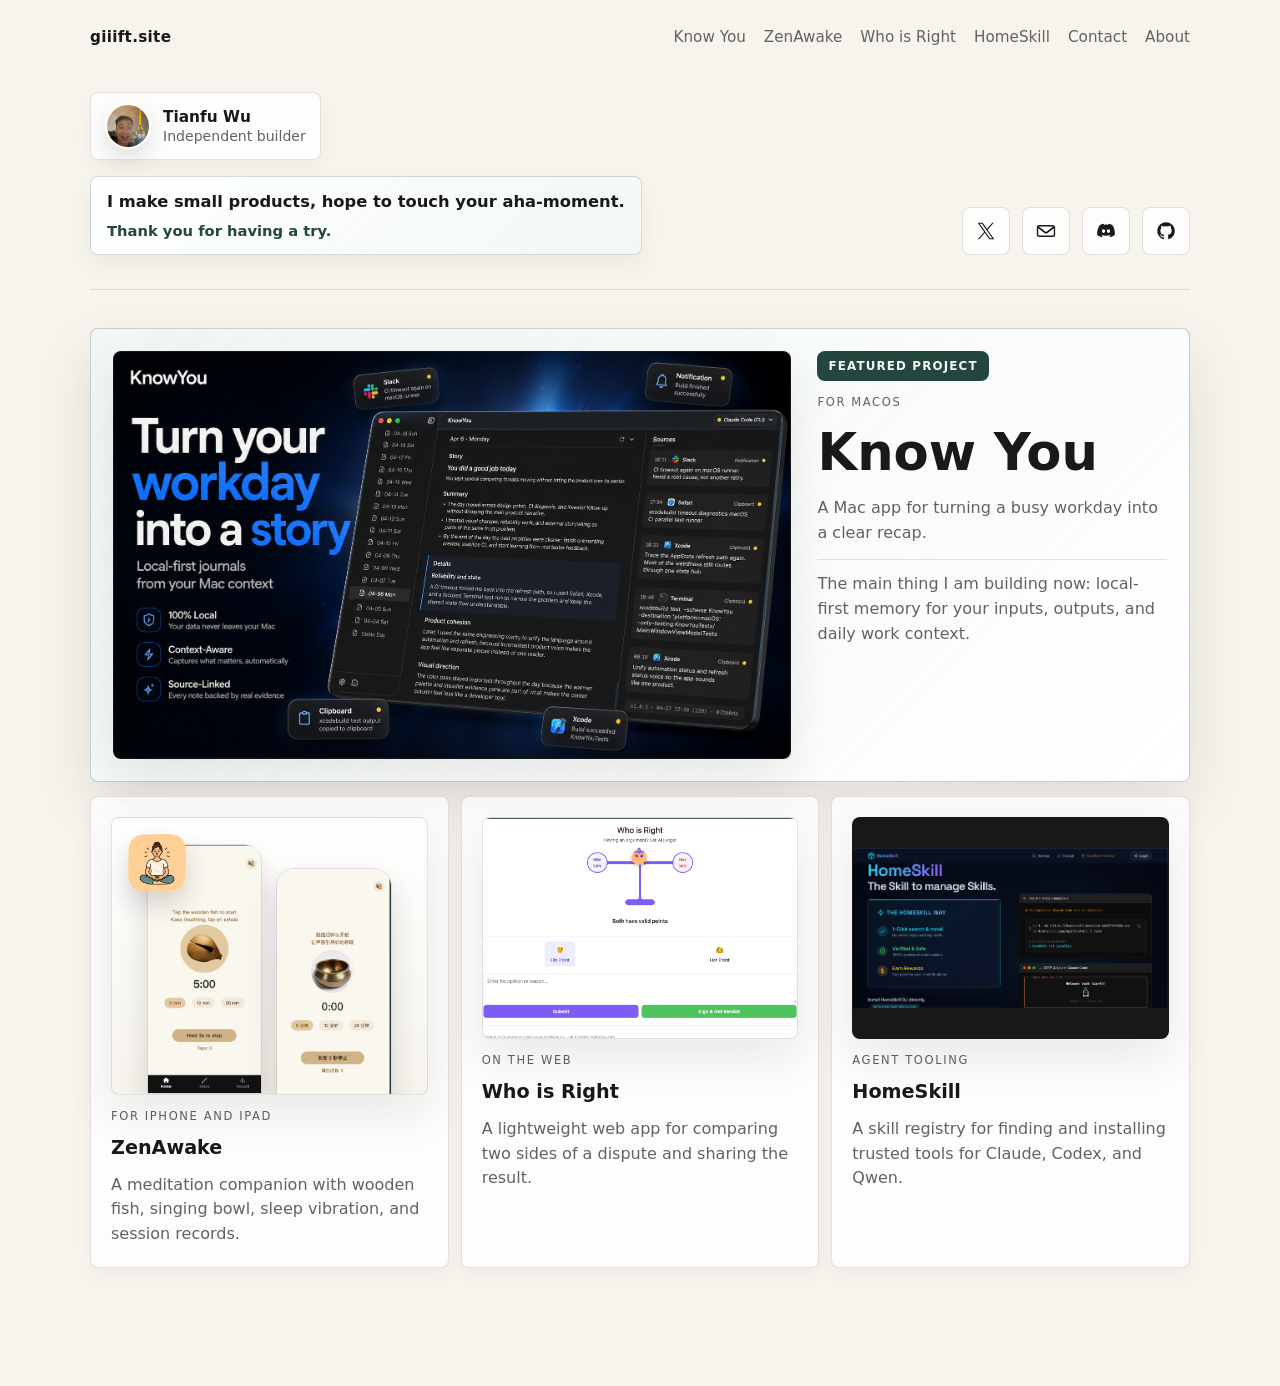
<file: index.html>
<!DOCTYPE html>
<html lang="en">
  <head>
    <meta charset="UTF-8" />
    <meta name="viewport" content="width=device-width, initial-scale=1.0" />
    <title>giiift.site | Products by Tianfu Wu</title>
    <meta
      name="description"
      content="A small portfolio of useful tools by Tianfu Wu: Know You, ZenAwake, Who is Right, and HomeSkill."
    />
    <link rel="canonical" href="https://giiift.site/" />
    <meta property="og:title" content="giiift.site" />
    <meta
      property="og:description"
      content="A small portfolio of useful tools by Tianfu Wu: Know You, ZenAwake, Who is Right, and HomeSkill."
    />
    <meta property="og:type" content="website" />
    <meta property="og:url" content="https://giiift.site/" />
    <meta
      property="og:image"
      content="https://giiift.site/assets/images/know-you-shot.png?v=20260428-hero"
    />
    <meta name="twitter:card" content="summary_large_image" />
    <meta
      name="twitter:image"
      content="https://giiift.site/assets/images/know-you-shot.png?v=20260428-hero"
    />
    <link rel="stylesheet" href="assets/css/site.css?v=20260518-home2" />
  </head>
  <body>
    <main class="page">
      <header class="topbar">
        <a class="brand" href="./">giiift.site</a>
        <nav class="nav">
          <a href="know-you/">Know You</a>
          <a href="zenawake/index.html">ZenAwake</a>
          <a href="who-is-right/">Who is Right</a>
          <a href="https://homeskill.org/" target="_blank" rel="noreferrer">HomeSkill</a>
          <a href="#contact">Contact</a>
          <a href="#about">About</a>
        </nav>
      </header>

      <section class="profile-intro" id="about">
        <div class="profile-copy">
          <div class="founder-strip">
            <img
              class="founder-avatar"
              src="assets/images/tianfu-avatar.png?v=2"
              alt="Portrait of Tianfu Wu"
            />
            <div class="founder-meta">
              <strong>Tianfu Wu</strong>
              <span>Independent builder</span>
            </div>
          </div>
          <p class="profile-summary profile-statement">
            I make small products, hope to touch your aha-moment.
            <span>Thank you for having a try.</span>
          </p>
        </div>

        <div class="contact-icons" id="contact" aria-label="Contact links">
          <a
            class="icon-link"
            href="https://x.com/TianfuW49629"
            target="_blank"
            rel="noreferrer"
            aria-label="X"
            title="X"
          >
            <svg viewBox="0 0 24 24" aria-hidden="true">
              <path
                d="M13.72 10.62 20.45 3h-1.6l-5.84 6.62L8.35 3H2.97l7.06 10.02L2.97 21h1.6l6.17-6.99L15.67 21h5.38l-7.33-10.38Zm-2.18 2.47-.72-1-5.69-7.98h2.45l4.59 6.43.71 1 5.97 8.36H16.4l-4.86-6.81Z"
              />
            </svg>
          </a>
          <a
            class="icon-link"
            href="mailto:cestlouiswu@gmail.com"
            aria-label="Email"
            title="Email"
          >
            <svg viewBox="0 0 24 24" aria-hidden="true">
              <path
                d="M4.75 5.5h14.5A2.75 2.75 0 0 1 22 8.25v7.5a2.75 2.75 0 0 1-2.75 2.75H4.75A2.75 2.75 0 0 1 2 15.75v-7.5A2.75 2.75 0 0 1 4.75 5.5Zm14.5 1.5H4.75c-.24 0-.47.06-.66.17l7.43 5.63c.28.22.68.22.96 0l7.43-5.63a1.27 1.27 0 0 0-.66-.17Zm1.25 2.05-7.11 5.39a2.3 2.3 0 0 1-2.78 0L3.5 9.05v6.7c0 .69.56 1.25 1.25 1.25h14.5c.69 0 1.25-.56 1.25-1.25v-6.7Z"
              />
            </svg>
          </a>
          <a
            class="icon-link"
            href="https://discord.gg/ZrqF5jwQ"
            target="_blank"
            rel="noreferrer"
            aria-label="Discord"
            title="Discord"
          >
            <svg viewBox="0 0 24 24" aria-hidden="true">
              <path
                d="M18.93 5.35A16.2 16.2 0 0 0 14.9 4.1a11.08 11.08 0 0 0-.52 1.08 15.12 15.12 0 0 0-4.5 0 10.13 10.13 0 0 0-.53-1.08 16.09 16.09 0 0 0-4.04 1.26C2.75 9.09 2.05 12.72 2.39 16.3a16.3 16.3 0 0 0 4.95 2.51 12.3 12.3 0 0 0 1.06-1.72 10.5 10.5 0 0 1-1.67-.8c.14-.1.27-.2.4-.31a11.6 11.6 0 0 0 9.75 0c.13.11.26.21.4.31-.53.32-1.09.59-1.68.8.31.61.67 1.19 1.06 1.72a16.24 16.24 0 0 0 4.95-2.5c.4-4.15-.68-7.74-2.68-10.96ZM9.34 14.09c-.96 0-1.75-.88-1.75-1.96s.77-1.96 1.75-1.96c.98 0 1.77.88 1.75 1.96 0 1.08-.77 1.96-1.75 1.96Zm5.32 0c-.96 0-1.75-.88-1.75-1.96s.77-1.96 1.75-1.96c.98 0 1.76.88 1.75 1.96 0 1.08-.77 1.96-1.75 1.96Z"
              />
            </svg>
          </a>
          <a
            class="icon-link"
            href="https://github.com/gift-is-coding"
            target="_blank"
            rel="noreferrer"
            aria-label="GitHub"
            title="GitHub"
          >
            <svg viewBox="0 0 24 24" aria-hidden="true">
              <path
                d="M12 2.5a9.5 9.5 0 0 0-3 18.52c.48.09.66-.21.66-.46v-1.8c-2.7.59-3.27-1.14-3.27-1.14-.44-1.12-1.08-1.42-1.08-1.42-.88-.6.07-.59.07-.59.98.07 1.5 1 1.5 1 .87 1.49 2.27 1.06 2.82.81.09-.63.34-1.06.62-1.3-2.16-.25-4.43-1.08-4.43-4.78 0-1.06.38-1.92 1-2.6-.1-.25-.43-1.24.1-2.57 0 0 .82-.26 2.67.99A9.2 9.2 0 0 1 12 6.84c.82 0 1.64.11 2.41.32 1.84-1.25 2.66-.99 2.66-.99.53 1.33.2 2.32.1 2.57.63.68 1 1.54 1 2.6 0 3.71-2.28 4.53-4.45 4.78.35.3.66.89.66 1.8v2.64c0 .25.17.55.67.46A9.5 9.5 0 0 0 12 2.5Z"
              />
            </svg>
          </a>
        </div>
      </section>

      <section class="feature feature-shelf" id="products">
        <div class="product-grid product-grid-featured">
          <a class="product-card product-card-primary product-card-featured" href="know-you/">
            <div class="product-thumb">
              <div class="screenshot-frame screenshot-frame-card screenshot-frame-dark">
                <img
                  class="screenshot-image screenshot-image-card screenshot-image-know-you-card"
                  src="assets/images/know-you-shot.png?v=20260428-hero"
                  alt="Know You app interface"
                />
              </div>
            </div>
            <div class="product-card-body">
              <span class="featured-badge">Featured project</span>
              <span class="card-kicker">For macOS</span>
              <strong>Know You</strong>
              <span class="card-copy">
                A Mac app for turning a busy workday into a clear recap.
              </span>
              <span class="card-copy card-copy-emphasis">
                The main thing I am building now: local-first memory for your
                inputs, outputs, and daily work context.
              </span>
            </div>
          </a>
        </div>

        <div class="product-grid product-grid-secondary-row">
          <a class="product-card product-card-secondary product-card-zenawake" href="zenawake/index.html">
            <div class="product-thumb product-thumb-phone">
              <img
                class="zenawake-card-icon"
                src="assets/images/zenawake/icon.png?v=20260518"
                alt=""
              />
              <div class="phone-preview-row">
                <img
                  src="assets/images/zenawake/screen-1.webp?v=20260518"
                  alt="ZenAwake meditation timer screen"
                />
                <img
                  src="assets/images/zenawake/screen-2.webp?v=20260518"
                  alt="ZenAwake meditation sounds screen"
                />
              </div>
            </div>
            <span class="card-kicker">For iPhone and iPad</span>
            <strong>ZenAwake</strong>
            <span class="card-copy">
              A meditation companion with wooden fish, singing bowl, sleep vibration,
              and session records.
            </span>
          </a>

          <a class="product-card product-card-secondary" href="who-is-right/">
            <div class="product-thumb">
              <div class="screenshot-frame screenshot-frame-card screenshot-frame-light">
                <img
                  class="screenshot-image screenshot-image-card screenshot-image-who-card"
                  src="assets/images/who-is-right-shot.png?v=2"
                  alt="Who is Right web app screenshot"
                />
              </div>
            </div>
            <span class="card-kicker">On the web</span>
            <strong>Who is Right</strong>
            <span class="card-copy">
              A lightweight web app for comparing two sides of a dispute and
              sharing the result.
            </span>
          </a>

          <a
            class="product-card product-card-secondary"
            href="https://homeskill.org/"
            target="_blank"
            rel="noreferrer"
          >
            <div class="product-thumb">
              <div class="screenshot-frame screenshot-frame-card screenshot-frame-dark">
                <img
                  class="screenshot-image screenshot-image-card screenshot-image-homeskill-card"
                  src="assets/images/homeskill-og.png?v=20260508"
                  alt="HomeSkill website preview"
                />
              </div>
            </div>
            <span class="card-kicker">Agent tooling</span>
            <strong>HomeSkill</strong>
            <span class="card-copy">
              A skill registry for finding and installing trusted tools for Claude,
              Codex, and Qwen.
            </span>
          </a>
        </div>
      </section>

    </main>
  </body>
</html>
</file>
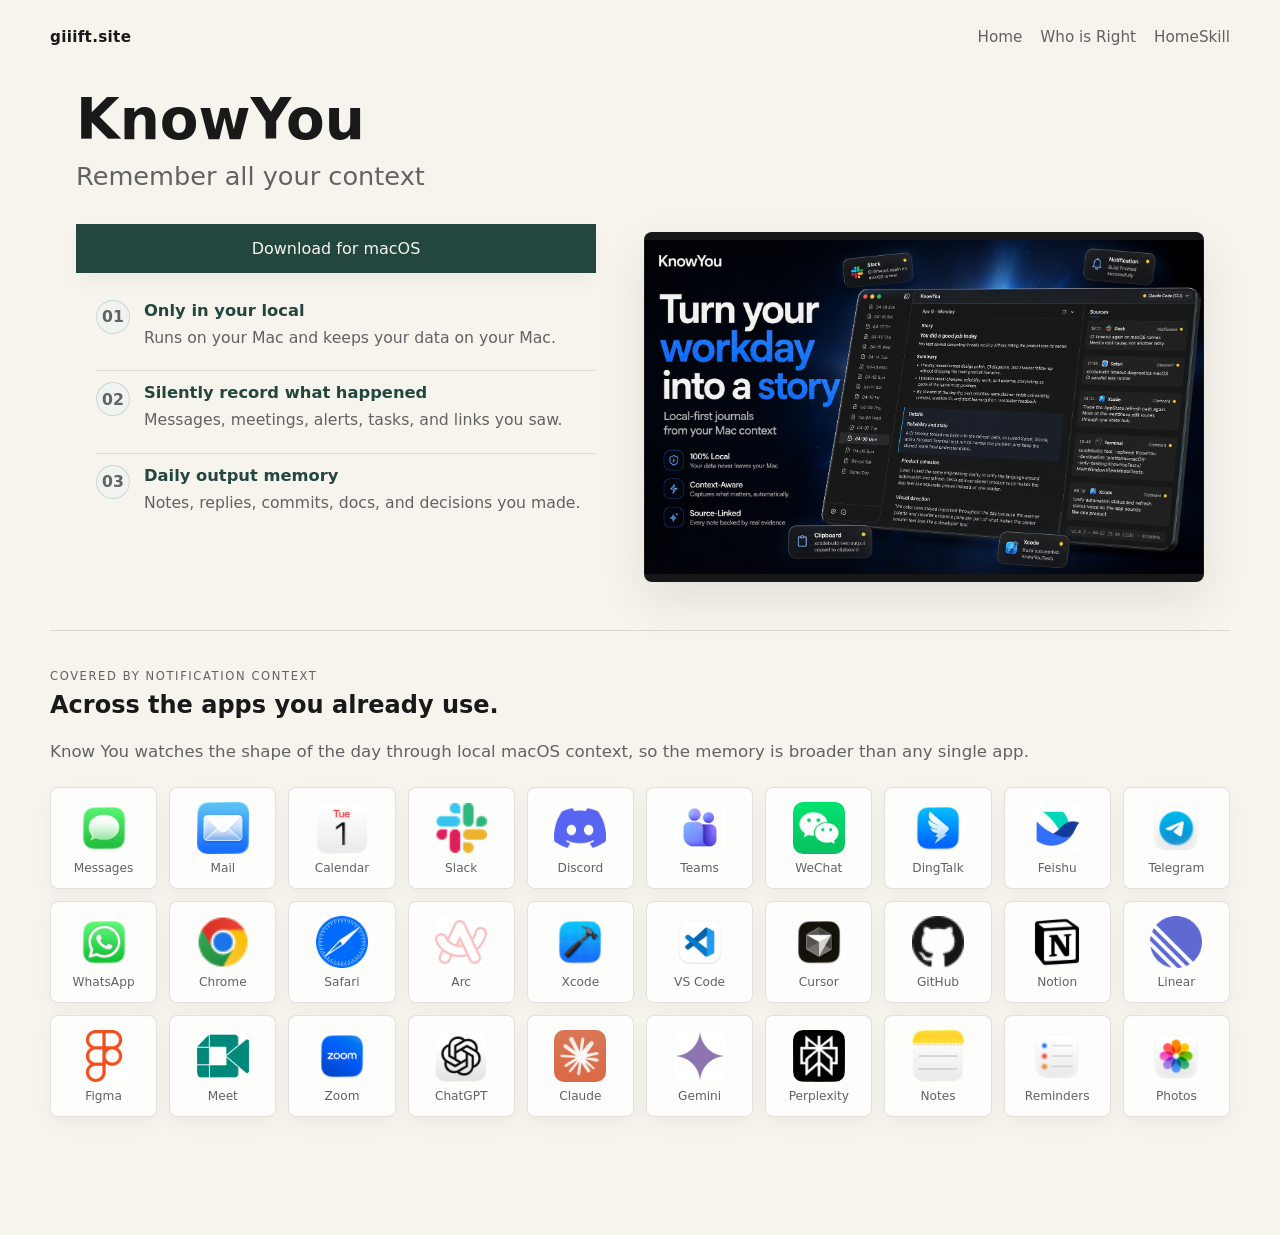
<file: know-you/index.html>
<!DOCTYPE html>
<html lang="en">
  <head>
    <meta charset="UTF-8" />
    <meta name="viewport" content="width=device-width, initial-scale=1.0" />
    <title>Know You for macOS | Private daily inputs and outputs memory</title>
    <meta
      name="description"
      content="Know You is a local-first macOS app that helps you remember each day's inputs and outputs privately."
    />
    <link rel="canonical" href="https://giiift.site/know-you/" />
    <meta property="og:title" content="Know You for macOS" />
    <meta
      property="og:description"
      content="A local-first macOS memory for the inputs and outputs of your day."
    />
    <meta property="og:type" content="website" />
    <meta property="og:url" content="https://giiift.site/know-you/" />
    <meta
      property="og:image"
      content="https://giiift.site/assets/images/know-you-shot.png?v=20260428-hero"
    />
    <meta name="twitter:card" content="summary_large_image" />
    <meta
      name="twitter:image"
      content="https://giiift.site/assets/images/know-you-shot.png?v=20260428-hero"
    />
    <link rel="stylesheet" href="../assets/css/site.css?v=20260514-know-you-simple" />
  </head>
  <body>
    <main class="page page-know-you">
      <header class="topbar">
        <a class="brand" href="/">giiift.site</a>
        <nav class="nav">
          <a href="/">Home</a>
          <a href="/who-is-right/">Who is Right</a>
          <a href="https://homeskill.org/" target="_blank" rel="noreferrer">HomeSkill</a>
        </nav>
      </header>

      <section class="hero hero-product hero-product-simple">
        <div class="hero-copy">
          <h1 class="product-name">KnowYou</h1>
          <p class="product-tagline">Remember all your context</p>
          <div class="hero-actions">
            <a
              class="button button-primary"
              href="/know-you/download"
              download
            >
              Download for macOS
            </a>
          </div>
          <ul class="feature-list feature-list-plain">
            <li>
              <span class="feature-index">01</span>
              <div>
                <strong>Only in your local</strong>
                <span>Runs on your Mac and keeps your data on your Mac.</span>
              </div>
            </li>
            <li>
              <span class="feature-index">02</span>
              <div>
                <strong>Silently record what happened</strong>
                <span>Messages, meetings, alerts, tasks, and links you saw.</span>
              </div>
            </li>
            <li>
              <span class="feature-index">03</span>
              <div>
                <strong>Daily output memory</strong>
                <span>Notes, replies, commits, docs, and decisions you made.</span>
              </div>
            </li>
          </ul>
        </div>

        <div class="product-shot" aria-label="Know You screenshot preview">
          <div class="screenshot-frame screenshot-frame-hero screenshot-frame-proof">
            <img
              class="screenshot-image screenshot-image-hero screenshot-image-proof"
              src="../assets/images/know-you-shot.png?v=20260428-hero"
              alt="Know You app showing a daily story and supporting context"
            />
          </div>
        </div>
      </section>

      <section class="feature feature-apps">
        <div class="section-heading section-heading-compact">
          <div>
            <div class="section-label">Covered by notification context</div>
            <h2>Across the apps you already use.</h2>
          </div>
          <p>
            Know You watches the shape of the day through local macOS context, so
            the memory is broader than any single app.
          </p>
        </div>

        <div class="app-icon-grid" aria-label="Apps Know You can help remember">
          <div class="app-icon"><img src="../assets/images/app-icons/Messages.png" alt="" /><span>Messages</span></div>
          <div class="app-icon"><img src="../assets/images/app-icons/Mail.png" alt="" /><span>Mail</span></div>
          <div class="app-icon"><img src="../assets/images/app-icons/Calendar.png" alt="" /><span>Calendar</span></div>
          <div class="app-icon"><img src="../assets/images/app-icons/Slack.png" alt="" /><span>Slack</span></div>
          <div class="app-icon"><img src="../assets/images/app-icons/Discord.png" alt="" /><span>Discord</span></div>
          <div class="app-icon"><img src="../assets/images/app-icons/Teams.png" alt="" /><span>Teams</span></div>
          <div class="app-icon"><img src="../assets/images/app-icons/WeChat.png" alt="" /><span>WeChat</span></div>
          <div class="app-icon"><img src="../assets/images/app-icons/DingTalk.png" alt="" /><span>DingTalk</span></div>
          <div class="app-icon"><img src="../assets/images/app-icons/Feishu.png" alt="" /><span>Feishu</span></div>
          <div class="app-icon"><img src="../assets/images/app-icons/Telegram.png" alt="" /><span>Telegram</span></div>
          <div class="app-icon"><img src="../assets/images/app-icons/WhatsApp.png" alt="" /><span>WhatsApp</span></div>
          <div class="app-icon"><img src="../assets/images/app-icons/Chrome.png" alt="" /><span>Chrome</span></div>
          <div class="app-icon"><img src="../assets/images/app-icons/Safari.png" alt="" /><span>Safari</span></div>
          <div class="app-icon"><img src="../assets/images/app-icons/Arc.png" alt="" /><span>Arc</span></div>
          <div class="app-icon"><img src="../assets/images/app-icons/Xcode.png" alt="" /><span>Xcode</span></div>
          <div class="app-icon"><img src="../assets/images/app-icons/VSCode.png" alt="" /><span>VS Code</span></div>
          <div class="app-icon"><img src="../assets/images/app-icons/Cursor.png" alt="" /><span>Cursor</span></div>
          <div class="app-icon"><img src="../assets/images/app-icons/GitHub.png" alt="" /><span>GitHub</span></div>
          <div class="app-icon"><img src="../assets/images/app-icons/Notion.png" alt="" /><span>Notion</span></div>
          <div class="app-icon"><img src="../assets/images/app-icons/Linear.png" alt="" /><span>Linear</span></div>
          <div class="app-icon"><img src="../assets/images/app-icons/Figma.png" alt="" /><span>Figma</span></div>
          <div class="app-icon"><img src="../assets/images/app-icons/GoogleMeet.png" alt="" /><span>Meet</span></div>
          <div class="app-icon"><img src="../assets/images/app-icons/Zoom.png" alt="" /><span>Zoom</span></div>
          <div class="app-icon"><img src="../assets/images/app-icons/ChatGPT.png" alt="" /><span>ChatGPT</span></div>
          <div class="app-icon"><img src="../assets/images/app-icons/Claude.png" alt="" /><span>Claude</span></div>
          <div class="app-icon"><img src="../assets/images/app-icons/Gemini.png" alt="" /><span>Gemini</span></div>
          <div class="app-icon"><img src="../assets/images/app-icons/Perplexity.png" alt="" /><span>Perplexity</span></div>
          <div class="app-icon"><img src="../assets/images/app-icons/Notes.png" alt="" /><span>Notes</span></div>
          <div class="app-icon"><img src="../assets/images/app-icons/Reminders.png" alt="" /><span>Reminders</span></div>
          <div class="app-icon"><img src="../assets/images/app-icons/Photos.png" alt="" /><span>Photos</span></div>
        </div>
      </section>
    </main>
  </body>
</html>
</file>
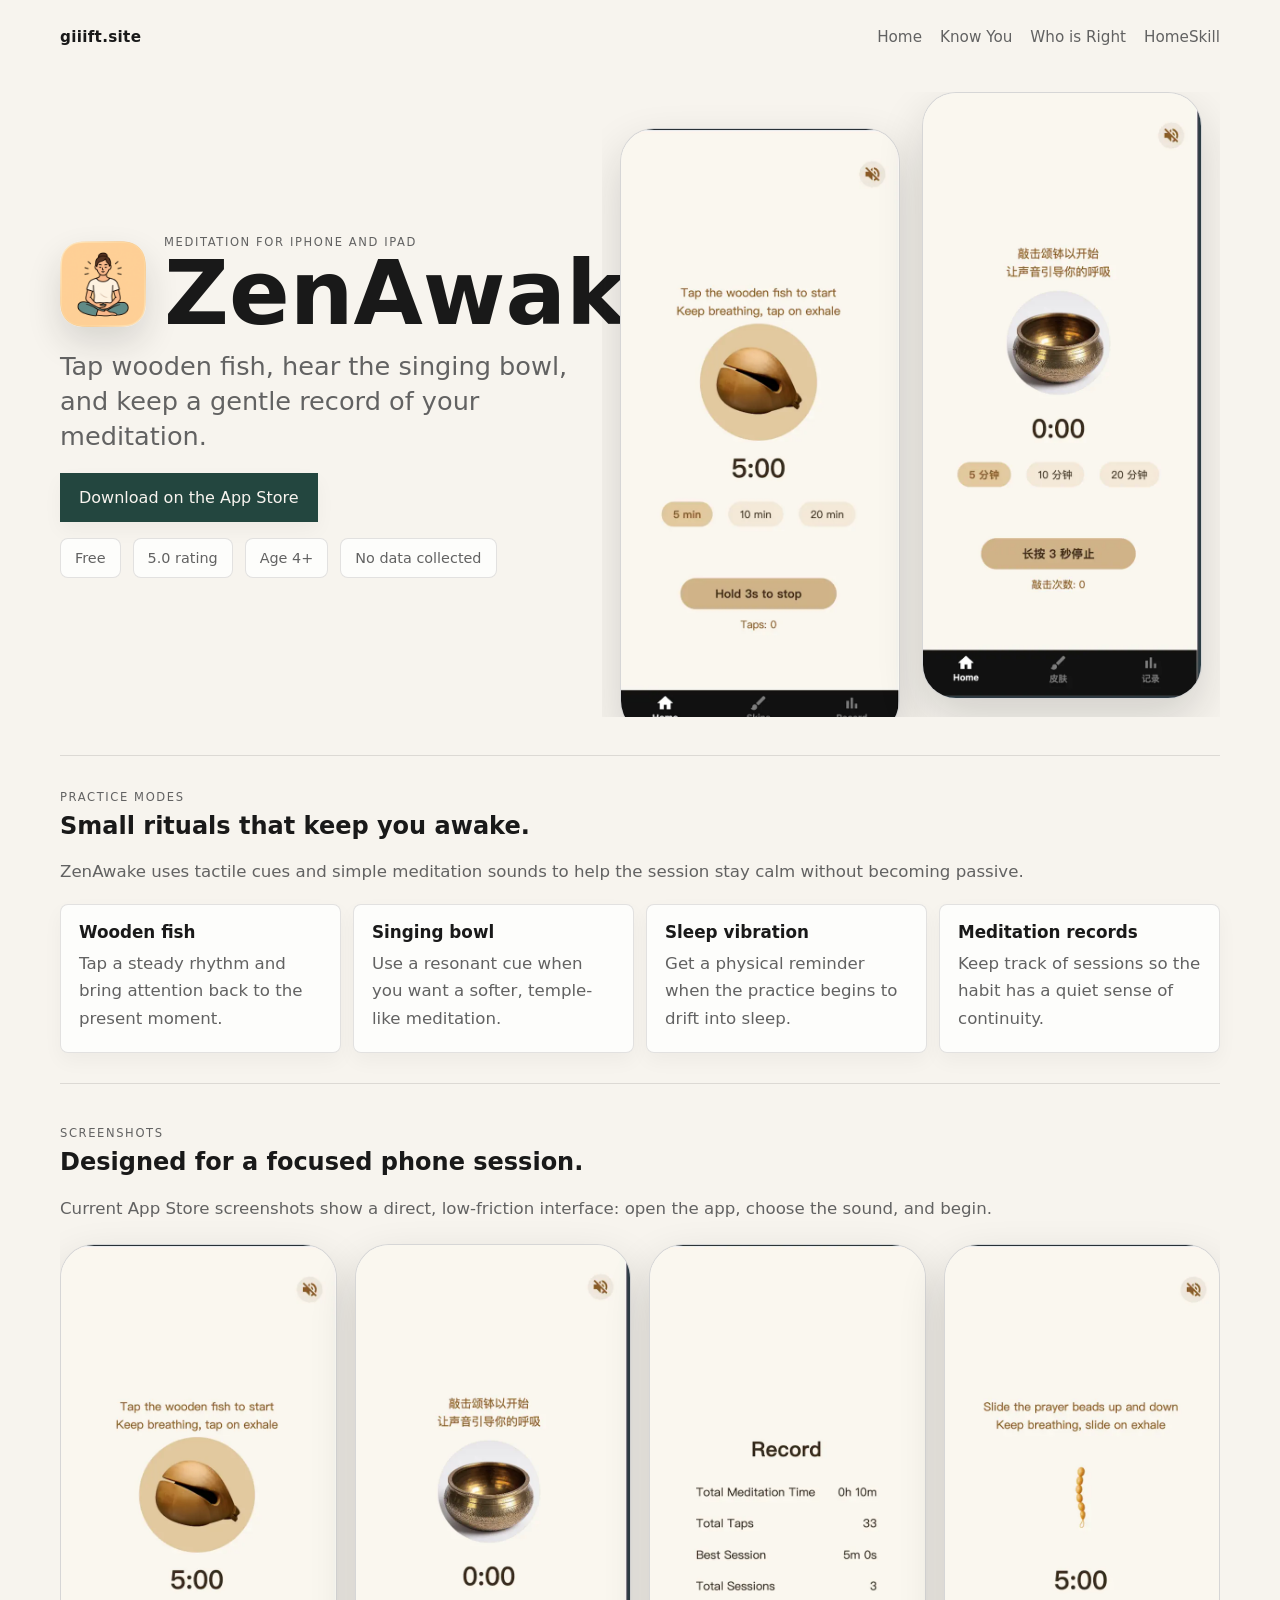
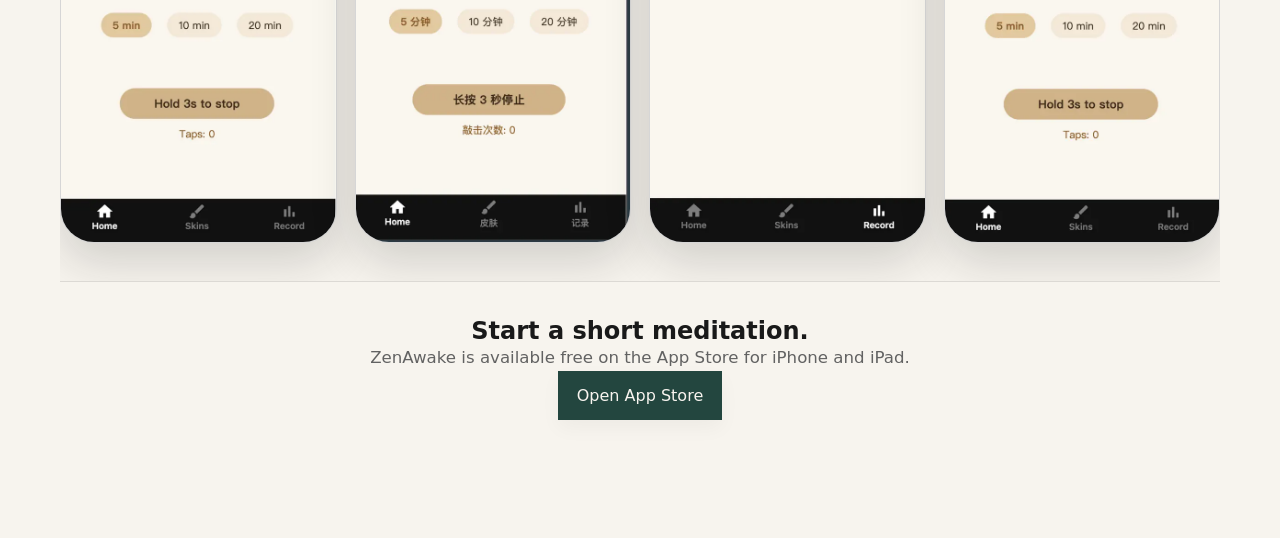
<file: zenawake/index.html>
<!DOCTYPE html>
<html lang="en">
  <head>
    <meta charset="UTF-8" />
    <meta name="viewport" content="width=device-width, initial-scale=1.0" />
    <title>ZenAwake | Meditation app for iPhone and iPad</title>
    <meta
      name="description"
      content="ZenAwake is a meditation companion for iPhone and iPad with wooden fish, singing bowl, sleep vibration reminders, and meditation records."
    />
    <link rel="canonical" href="https://giiift.site/zenawake/" />
    <meta property="og:title" content="ZenAwake" />
    <meta
      property="og:description"
      content="A meditation companion with wooden fish, singing bowl, sleep vibration reminders, and meditation records."
    />
    <meta property="og:type" content="website" />
    <meta property="og:url" content="https://giiift.site/zenawake/" />
    <meta
      property="og:image"
      content="https://giiift.site/assets/images/zenawake/icon.png?v=20260518"
    />
    <meta name="twitter:card" content="summary_large_image" />
    <meta
      name="twitter:image"
      content="https://giiift.site/assets/images/zenawake/icon.png?v=20260518"
    />
    <link rel="stylesheet" href="../assets/css/site.css?v=20260518-zenawake" />
  </head>
  <body>
    <main class="page page-zenawake">
      <header class="topbar">
        <a class="brand" href="/">giiift.site</a>
        <nav class="nav">
          <a href="/">Home</a>
          <a href="/know-you/">Know You</a>
          <a href="/who-is-right/">Who is Right</a>
          <a href="https://homeskill.org/" target="_blank" rel="noreferrer">HomeSkill</a>
        </nav>
      </header>

      <section class="hero hero-product hero-zenawake">
        <div class="hero-copy">
          <div class="zenawake-title-lockup">
            <img
              class="zenawake-icon"
              src="../assets/images/zenawake/icon.png?v=20260518"
              alt=""
            />
            <div>
              <div class="eyebrow">Meditation for iPhone and iPad</div>
              <h1 class="product-name">ZenAwake</h1>
            </div>
          </div>
          <p class="product-tagline">
            Tap wooden fish, hear the singing bowl, and keep a gentle record of
            your meditation.
          </p>
          <div class="hero-actions">
            <a
              class="button button-primary"
              href="https://apps.apple.com/cn/app/zenawake/id6747416993"
              target="_blank"
              rel="noreferrer"
            >
              Download on the App Store
            </a>
          </div>
          <div class="hero-notes">
            <span class="hero-note">Free</span>
            <span class="hero-note">5.0 rating</span>
            <span class="hero-note">Age 4+</span>
            <span class="hero-note">No data collected</span>
          </div>
        </div>

        <div class="zenawake-hero-gallery" aria-label="ZenAwake app screenshots">
          <img
            class="phone-shot phone-shot-main"
            src="../assets/images/zenawake/screen-1.webp?v=20260518"
            alt="ZenAwake home screen for meditation practice"
          />
          <img
            class="phone-shot phone-shot-offset"
            src="../assets/images/zenawake/screen-2.webp?v=20260518"
            alt="ZenAwake meditation sound and timer screen"
          />
        </div>
      </section>

      <section class="feature feature-compact">
        <div class="section-heading">
          <div>
            <div class="section-label">Practice modes</div>
            <h2>Small rituals that keep you awake.</h2>
          </div>
          <p>
            ZenAwake uses tactile cues and simple meditation sounds to help the
            session stay calm without becoming passive.
          </p>
        </div>

        <div class="use-case-grid">
          <div class="info-card">
            <strong>Wooden fish</strong>
            <p>Tap a steady rhythm and bring attention back to the present moment.</p>
          </div>
          <div class="info-card">
            <strong>Singing bowl</strong>
            <p>Use a resonant cue when you want a softer, temple-like meditation.</p>
          </div>
          <div class="info-card">
            <strong>Sleep vibration</strong>
            <p>Get a physical reminder when the practice begins to drift into sleep.</p>
          </div>
          <div class="info-card">
            <strong>Meditation records</strong>
            <p>Keep track of sessions so the habit has a quiet sense of continuity.</p>
          </div>
        </div>
      </section>

      <section class="feature feature-zenawake-screens">
        <div class="section-heading section-heading-compact">
          <div>
            <div class="section-label">Screenshots</div>
            <h2>Designed for a focused phone session.</h2>
          </div>
          <p>
            Current App Store screenshots show a direct, low-friction interface:
            open the app, choose the sound, and begin.
          </p>
        </div>

        <div class="zenawake-screen-grid">
          <img
            class="phone-shot"
            src="../assets/images/zenawake/screen-1.webp?v=20260518"
            alt="ZenAwake meditation screen"
          />
          <img
            class="phone-shot"
            src="../assets/images/zenawake/screen-2.webp?v=20260518"
            alt="ZenAwake singing bowl screen"
          />
          <img
            class="phone-shot"
            src="../assets/images/zenawake/screen-3.webp?v=20260518"
            alt="ZenAwake meditation record screen"
          />
          <img
            class="phone-shot"
            src="../assets/images/zenawake/screen-4.webp?v=20260518"
            alt="ZenAwake settings and skin screen"
          />
        </div>
      </section>

      <section class="feature feature-cta">
        <h2>Start a short meditation.</h2>
        <p>
          ZenAwake is available free on the App Store for iPhone and iPad.
        </p>
        <div class="hero-actions">
          <a
            class="button button-primary"
            href="https://apps.apple.com/cn/app/zenawake/id6747416993"
            target="_blank"
            rel="noreferrer"
          >
            Open App Store
          </a>
        </div>
      </section>
    </main>
  </body>
</html>
</file>
<file: assets/css/site.css>
:root {
  color-scheme: light;
  --bg: #f7f4ee;
  --panel: rgba(255, 255, 255, 0.78);
  --panel-strong: #ffffff;
  --text: #191919;
  --muted: #626262;
  --line: rgba(25, 25, 25, 0.12);
  --accent: #23463f;
  --accent-soft: #edf5f2;
  --shadow: 0 18px 48px rgba(25, 25, 25, 0.09);
}

* {
  box-sizing: border-box;
}

html {
  scroll-behavior: smooth;
}

body {
  margin: 0;
  background: var(--bg);
  color: var(--text);
  font-family:
    Inter, ui-sans-serif, system-ui, -apple-system, BlinkMacSystemFont, "Segoe UI",
    sans-serif;
}

a {
  color: inherit;
  text-decoration: none;
}

img {
  max-width: 100%;
}

.page {
  width: min(1100px, calc(100vw - 32px));
  margin: 0 auto;
  padding: 20px 0 80px;
}

.page-know-you {
  width: min(1180px, calc(100vw - 32px));
}

.page-zenawake {
  width: min(1160px, calc(100vw - 32px));
}

.topbar {
  display: flex;
  justify-content: space-between;
  align-items: center;
  gap: 16px;
  padding: 8px 0 28px;
}

.brand,
.nav a {
  font-size: 0.95rem;
}

.brand {
  font-weight: 700;
  letter-spacing: 0.02em;
}

.nav {
  display: flex;
  flex-wrap: wrap;
  gap: 18px;
  color: var(--muted);
}

.nav a {
  transition:
    color 180ms ease,
    transform 180ms ease;
}

.nav a:hover,
.nav a:focus-visible {
  color: var(--text);
  transform: translateY(-1px);
}

.hero,
.feature,
.about {
  padding: 38px 0;
  border-top: 1px solid var(--line);
}

.profile-intro {
  display: grid;
  grid-template-columns: minmax(0, 1fr) auto;
  gap: 20px;
  align-items: end;
  padding: 18px 0 34px;
}

.profile-copy {
  display: grid;
  gap: 16px;
}

.profile-summary {
  max-width: 680px;
}

.profile-summary.profile-statement {
  position: relative;
  display: grid;
  gap: 6px;
  width: fit-content;
  max-width: min(560px, 100%);
  padding: 13px 16px;
  border: 1px solid rgba(35, 70, 63, 0.18);
  border-radius: 8px;
  background:
    linear-gradient(135deg, rgba(255, 255, 255, 0.86), rgba(237, 245, 242, 0.72)),
    var(--panel);
  color: var(--text);
  font-size: 1.02rem;
  font-weight: 650;
  line-height: 1.45;
  box-shadow: 0 10px 24px rgba(25, 25, 25, 0.05);
}

.profile-summary.profile-statement span {
  display: block;
  color: var(--accent);
  font-size: 0.92rem;
  font-weight: 700;
}

.hero {
  border-top: none;
  padding-top: 18px;
  display: grid;
  grid-template-columns: minmax(0, 1.04fr) minmax(320px, 0.96fr);
  gap: 28px;
  align-items: center;
}

.hero-home {
  align-items: start;
}

.hero-copy {
  display: grid;
  gap: 16px;
  align-content: start;
}

.eyebrow,
.section-label,
.card-kicker {
  display: inline-block;
  font-size: 0.72rem;
  letter-spacing: 0.14em;
  text-transform: uppercase;
  color: var(--muted);
}

.hero h1,
.feature h2 {
  margin: 0;
  line-height: 0.98;
}

.hero h1 {
  max-width: 760px;
  font-size: clamp(2.6rem, 4.4vw, 4rem);
  letter-spacing: 0;
}

.hero-product h1 {
  max-width: 660px;
}

.product-name {
  font-size: clamp(4.3rem, 8vw, 7rem);
  letter-spacing: 0;
}

.product-tagline {
  margin: -4px 0 4px;
  color: var(--muted);
  font-size: clamp(1.25rem, 2vw, 1.65rem);
  line-height: 1.35;
}

.lede,
.profile-summary,
.feature p,
.about p,
.section-heading p,
.mini-spotlight p,
.metric-card span,
.info-card p {
  margin: 0;
  font-size: 1.04rem;
  line-height: 1.65;
  color: var(--muted);
}

.founder-strip {
  display: inline-flex;
  align-items: center;
  gap: 12px;
  width: fit-content;
  padding: 10px 14px;
  border: 1px solid var(--line);
  border-radius: 8px;
  background: var(--panel);
  box-shadow: 0 8px 20px rgba(25, 25, 25, 0.04);
}

.founder-avatar {
  width: 46px;
  height: 46px;
  border-radius: 50%;
  object-fit: cover;
  object-position: center 34%;
  border: 2px solid rgba(255, 255, 255, 0.78);
  box-shadow: 0 10px 22px rgba(25, 25, 25, 0.12);
}

.founder-meta {
  display: grid;
  gap: 2px;
}

.founder-meta strong {
  font-size: 0.96rem;
}

.founder-meta span {
  color: var(--muted);
  font-size: 0.88rem;
}

.contact-pills,
.contact-icons,
.hero-actions,
.hero-notes,
.product-grid,
.use-case-grid,
.metric-grid {
  display: flex;
  flex-wrap: wrap;
  gap: 12px;
}

.pill-link,
.icon-link,
.hero-note {
  display: inline-flex;
  align-items: center;
  justify-content: center;
  min-height: 40px;
  padding: 10px 14px;
  border-radius: 8px;
  border: 1px solid var(--line);
  background: var(--panel);
  color: var(--text);
  font-size: 0.9rem;
  transition:
    transform 180ms ease,
    background-color 180ms ease,
    border-color 180ms ease;
}

.pill-link:hover,
.pill-link:focus-visible,
.icon-link:hover,
.icon-link:focus-visible,
.button:hover,
.button:focus-visible,
.product-card:hover,
.product-card:focus-visible {
  transform: translateY(-1px);
}

.contact-icons {
  margin-top: 18px;
}

.profile-intro .contact-icons {
  justify-content: flex-end;
  margin-top: 0;
}

.icon-link {
  width: 48px;
  height: 48px;
  padding: 0;
}

.icon-link svg {
  width: 22px;
  height: 22px;
  fill: currentColor;
}

.hero-note {
  color: var(--muted);
}

.button,
.product-card,
.info-card,
.metric-card {
  border: 1px solid var(--line);
  background: var(--panel);
  box-shadow: 0 8px 20px rgba(25, 25, 25, 0.04);
}

.button {
  display: inline-flex;
  align-items: center;
  justify-content: center;
  min-height: 48px;
  padding: 14px 18px;
  transition:
    transform 180ms ease,
    background-color 180ms ease,
    border-color 180ms ease;
}

.button-primary {
  background: var(--accent);
  border-color: var(--accent);
  color: #f8f4ef;
}

.button-secondary {
  background: transparent;
}

.product-shot {
  position: relative;
}

.product-shot-stack {
  display: grid;
  gap: 16px;
}

.screenshot-frame {
  position: relative;
  overflow: hidden;
  border: 1px solid var(--line);
  border-radius: 8px;
  box-shadow: var(--shadow);
  background: #111;
}

.screenshot-frame-hero {
  aspect-ratio: 16 / 9;
}

.screenshot-frame-card {
  min-height: 220px;
}

.screenshot-frame-proof {
  background: #171717;
}

.screenshot-frame-dark {
  background: #181818;
}

.screenshot-frame-light {
  background: linear-gradient(180deg, #fff 0%, #f7f5fb 100%);
}

.screenshot-image {
  display: block;
  width: 100%;
  height: 100%;
}

.screenshot-image-hero {
  object-fit: contain;
  object-position: 50% 50%;
}

.screenshot-image-proof {
  object-fit: contain;
  object-position: 50% 50%;
}

.screenshot-image-card {
  min-height: 220px;
  object-fit: cover;
}

.screenshot-image-know-you-card {
  object-fit: contain;
  object-position: 50% 50%;
}

.screenshot-image-who-card {
  object-position: 50% 0%;
}

.screenshot-image-homeskill-card {
  object-fit: contain;
  object-position: 50% 50%;
}

.product-card-zenawake {
  background: var(--panel);
}

.product-thumb-phone {
  position: relative;
  display: grid;
  min-height: 220px;
  place-items: center;
  overflow: hidden;
  border: 1px solid var(--line);
  border-radius: 8px;
  background: linear-gradient(180deg, #ffffff 0%, #f7f4ee 100%);
  box-shadow: var(--shadow);
}

.zenawake-card-icon {
  position: absolute;
  top: 16px;
  left: 16px;
  z-index: 2;
  width: 58px;
  height: 58px;
  border-radius: 15px;
  box-shadow: 0 12px 24px rgba(25, 25, 25, 0.16);
}

.phone-preview-row {
  display: flex;
  align-items: end;
  justify-content: center;
  gap: 14px;
  width: 100%;
  padding: 26px 20px 0;
}

.phone-preview-row img {
  width: min(42%, 128px);
  aspect-ratio: 6 / 13;
  border: 1px solid rgba(25, 25, 25, 0.14);
  border-radius: 18px 18px 0 0;
  object-fit: cover;
  object-position: top center;
  box-shadow: 0 16px 30px rgba(25, 25, 25, 0.15);
}

.phone-preview-row img + img {
  transform: translateY(24px);
}

.mini-spotlight,
.product-card,
.info-card,
.metric-card {
  border-radius: 8px;
}

.mini-spotlight {
  padding: 18px 20px;
  border: 1px solid var(--line);
  background: var(--panel);
}

.mini-spotlight strong {
  display: block;
  margin: 6px 0 8px;
  font-size: 1.25rem;
}

.section-heading {
  display: grid;
  grid-template-columns: minmax(0, 1fr);
  gap: 20px;
  align-items: end;
  margin-bottom: 18px;
}

.section-heading h2 {
  margin-top: 10px;
}

.product-grid {
  align-items: stretch;
}

.product-grid-featured {
  display: grid;
  margin-bottom: 14px;
}

.product-grid-secondary-row {
  display: grid;
  grid-template-columns: repeat(3, minmax(0, 1fr));
}

.product-card {
  display: inline-flex;
  flex: 1 1 320px;
  min-width: min(320px, 100%);
  flex-direction: column;
  align-items: flex-start;
  justify-content: flex-start;
  gap: 14px;
  padding: 20px;
  transition:
    transform 180ms ease,
    background-color 180ms ease,
    border-color 180ms ease;
}

.product-card strong,
.info-card strong,
.metric-card strong {
  font-size: 1.2rem;
  line-height: 1.15;
}

.product-card-primary {
  background: var(--panel-strong);
}

.product-card-featured {
  display: grid;
  grid-template-columns: minmax(0, 1.32fr) minmax(280px, 0.68fr);
  gap: 26px;
  min-width: 0;
  padding: 22px;
  border-color: rgba(35, 70, 63, 0.24);
  background:
    linear-gradient(135deg, rgba(237, 245, 242, 0.82), rgba(255, 255, 255, 0.96)),
    var(--panel-strong);
  box-shadow: 0 24px 58px rgba(25, 25, 25, 0.1);
}

.product-card-featured .screenshot-frame-card {
  min-height: 340px;
}

.product-card-featured .screenshot-image-card {
  min-height: 340px;
}

.product-card-body {
  display: grid;
  align-content: center;
  gap: 14px;
  min-width: 0;
}

.product-card-featured strong {
  font-size: clamp(2.1rem, 4vw, 3.6rem);
  letter-spacing: 0;
}

.featured-badge {
  display: inline-flex;
  width: fit-content;
  align-items: center;
  min-height: 30px;
  padding: 7px 10px;
  border: 1px solid rgba(35, 70, 63, 0.18);
  border-radius: 8px;
  background: var(--accent);
  color: #f8f4ef;
  font-size: 0.74rem;
  font-weight: 700;
  letter-spacing: 0.1em;
  text-transform: uppercase;
}

.card-copy-emphasis {
  padding-top: 12px;
  border-top: 1px solid rgba(35, 70, 63, 0.14);
  color: var(--accent);
}

.product-card-secondary {
  justify-content: flex-start;
}

.product-card-icon {
  display: inline-flex;
  align-items: center;
  justify-content: center;
  width: 56px;
  height: 56px;
  border-radius: 18px;
  background: var(--accent-soft);
  color: var(--accent);
  font-size: 0.95rem;
  letter-spacing: 0.08em;
  text-transform: uppercase;
  font-weight: 700;
}

.product-thumb {
  width: 100%;
}

.card-copy {
  color: var(--muted);
  line-height: 1.55;
}

.feature-compact,
.about-compact {
  padding-top: 30px;
  padding-bottom: 30px;
}

.hero-product-split,
.hero-product-simple,
.proof-layout {
  display: grid;
  grid-template-columns: minmax(0, 1fr) minmax(320px, 0.92fr);
  gap: 28px;
  align-items: center;
}

.hero-product-simple {
  grid-template-columns: minmax(0, 520px) minmax(0, 560px);
  justify-content: center;
  gap: 48px;
  align-items: start;
  padding-bottom: 48px;
}

.hero-product-simple .lede {
  max-width: 620px;
}

.hero-product-simple .hero-copy {
  max-width: none;
}

.hero-product-simple .hero-actions {
  width: 100%;
  margin-top: 10px;
}

.hero-product-simple .button-primary {
  width: 100%;
}

.hero-product-simple .product-shot {
  margin-top: 140px;
}

.hero-product-simple .screenshot-frame-hero {
  aspect-ratio: 16 / 10;
}

.hero-zenawake {
  grid-template-columns: minmax(0, 500px) minmax(360px, 1fr);
  gap: 42px;
  align-items: center;
}

.zenawake-title-lockup {
  display: flex;
  align-items: center;
  gap: 18px;
}

.zenawake-icon {
  flex: 0 0 auto;
  width: 86px;
  height: 86px;
  border-radius: 22px;
  box-shadow: 0 16px 34px rgba(25, 25, 25, 0.14);
}

.hero-zenawake .product-name {
  font-size: clamp(3.5rem, 7vw, 6rem);
}

.zenawake-hero-gallery {
  position: relative;
  display: grid;
  grid-template-columns: repeat(2, minmax(0, 1fr));
  gap: 22px;
  align-items: center;
  padding: 18px 18px 0;
  overflow: hidden;
}

.phone-shot {
  display: block;
  width: 100%;
  aspect-ratio: 6 / 13;
  border: 1px solid rgba(25, 25, 25, 0.14);
  border-radius: 34px;
  background: #f5f5f5;
  object-fit: cover;
  object-position: top center;
  box-shadow: 0 20px 46px rgba(25, 25, 25, 0.16);
}

.phone-shot-main {
  transform: translateY(18px);
}

.phone-shot-offset {
  transform: translateY(-18px);
}

.feature-zenawake-screens {
  overflow: hidden;
}

.zenawake-screen-grid {
  display: grid;
  grid-template-columns: repeat(4, minmax(0, 1fr));
  gap: 18px;
  align-items: start;
}

.feature-list-plain {
  display: grid;
  gap: 2px;
  width: 100%;
  max-width: none;
  margin: 12px 0 0;
  padding: 0;
  border: 0;
  border-radius: 8px;
  background: transparent;
  box-shadow: none;
  color: var(--text);
  list-style: none;
}

.feature-list-plain li {
  position: relative;
  display: flex;
  gap: 14px;
  align-items: flex-start;
  min-width: 0;
  padding: 11px 0;
  border: 0;
  border-radius: 0;
  background: transparent;
  box-shadow: none;
  color: var(--text);
  overflow: hidden;
}

.feature-list-plain li + li {
  border-top: 1px solid rgba(35, 70, 63, 0.12);
}

.feature-list-plain li::before {
  content: none;
}

.feature-list-plain li div {
  display: grid;
  gap: 4px;
  min-width: 0;
}

.feature-index {
  display: inline-flex;
  align-items: center;
  justify-content: center;
  flex: 0 0 34px;
  width: 34px;
  height: 34px;
  border: 1px solid rgba(35, 70, 63, 0.16);
  border-radius: 50%;
  background: rgba(237, 245, 242, 0.82);
  color: var(--accent);
  font-size: 0.72rem;
  font-weight: 800;
  line-height: 1;
}

.feature-list-plain strong {
  font-size: 1.02rem;
  line-height: 1.35;
  color: var(--accent);
}

.feature-list-plain span {
  color: var(--muted);
  font-size: 0.98rem;
  line-height: 1.5;
}

.product-shot-caption {
  display: grid;
  gap: 6px;
  margin-bottom: 14px;
}

.product-shot-caption strong {
  font-size: 1.4rem;
  line-height: 1.1;
}

.product-shot-caption span {
  color: var(--muted);
  font-size: 1rem;
  line-height: 1.5;
}

.feature-apps {
  padding-top: 34px;
}

.section-heading-compact {
  align-items: start;
  margin-bottom: 22px;
}

.app-icon-grid {
  display: grid;
  grid-template-columns: repeat(10, minmax(0, 1fr));
  gap: 12px;
}

.app-icon {
  display: grid;
  justify-items: center;
  gap: 8px;
  min-width: 0;
  padding: 14px 8px 12px;
  border: 1px solid var(--line);
  border-radius: 8px;
  background: var(--panel);
  box-shadow: 0 8px 20px rgba(25, 25, 25, 0.04);
}

.app-icon img {
  width: 52px;
  height: 52px;
  object-fit: contain;
  border-radius: 10px;
}

.app-icon span {
  max-width: 100%;
  color: var(--muted);
  font-size: 0.76rem;
  line-height: 1.15;
  text-align: center;
  overflow-wrap: anywhere;
}

.metric-grid {
  margin-top: 6px;
  display: grid;
  grid-template-columns: repeat(3, minmax(0, 1fr));
}

.metric-card {
  padding: 16px 18px;
}

.metric-card strong {
  display: block;
  margin-bottom: 6px;
  font-size: 1rem;
}

.use-case-grid {
  margin-top: 8px;
}

.info-card {
  flex: 1 1 220px;
  padding: 18px 18px 20px;
}

.info-card strong {
  display: block;
  margin-bottom: 8px;
  font-size: 1.05rem;
}

.proof-copy {
  display: grid;
  gap: 12px;
}

.feature-list {
  margin: 0;
  padding-left: 20px;
  color: var(--muted);
  line-height: 1.65;
}

.feature-list li + li {
  margin-top: 8px;
}

.feature-cta {
  text-align: center;
}

.feature-cta h2,
.feature-cta p {
  margin-left: auto;
  margin-right: auto;
  max-width: 720px;
}

.feature-cta .hero-actions {
  justify-content: center;
}

@media (max-width: 860px) {
  .hero,
  .hero-product-split,
  .hero-product-simple,
  .proof-layout,
  .section-heading,
  .product-card-featured,
  .product-grid-secondary-row {
    grid-template-columns: 1fr;
  }

  .app-icon-grid {
    grid-template-columns: repeat(6, minmax(0, 1fr));
  }

  .hero-zenawake {
    grid-template-columns: 1fr;
  }

  .zenawake-hero-gallery {
    max-width: 620px;
    margin: 0 auto;
  }

  .profile-intro {
    grid-template-columns: 1fr;
    align-items: start;
  }

  .profile-intro .contact-icons {
    justify-content: flex-start;
  }

  .hero {
    padding-top: 28px;
  }

  .hero-product-simple .product-shot {
    margin-top: 12px;
  }
}

@media (min-width: 861px) and (max-width: 1160px) {
  .hero-product-simple .product-shot {
    margin-top: 114px;
  }
}

@media (max-width: 720px) {
  .page {
    width: min(100vw - 24px, 1100px);
    padding-top: 14px;
  }

  .topbar {
    flex-direction: column;
    align-items: flex-start;
  }

  .nav {
    gap: 10px 14px;
  }

  .hero h1 {
    font-size: clamp(2.2rem, 9vw, 3rem);
  }

  .contact-pills,
  .hero-actions,
  .hero-notes,
  .product-grid,
  .use-case-grid {
    flex-direction: column;
  }

  .metric-grid {
    grid-template-columns: 1fr;
  }

  .app-icon-grid {
    grid-template-columns: repeat(3, minmax(0, 1fr));
    gap: 10px;
  }

  .zenawake-title-lockup {
    align-items: flex-start;
    flex-direction: column;
  }

  .zenawake-icon {
    width: 72px;
    height: 72px;
    border-radius: 18px;
  }

  .zenawake-hero-gallery {
    grid-template-columns: repeat(2, minmax(0, 1fr));
    gap: 12px;
    padding: 8px 4px 0;
  }

  .phone-shot {
    border-radius: 24px;
  }

  .zenawake-screen-grid {
    grid-template-columns: repeat(2, minmax(0, 1fr));
    gap: 12px;
  }

  .feature-list-plain li {
    padding-right: 14px;
  }

  .app-icon img {
    width: 48px;
    height: 48px;
  }

  .pill-link,
  .hero-note,
  .button {
    width: 100%;
  }

  .product-card,
  .info-card,
  .metric-card {
    min-width: 100%;
  }
}
</file>
